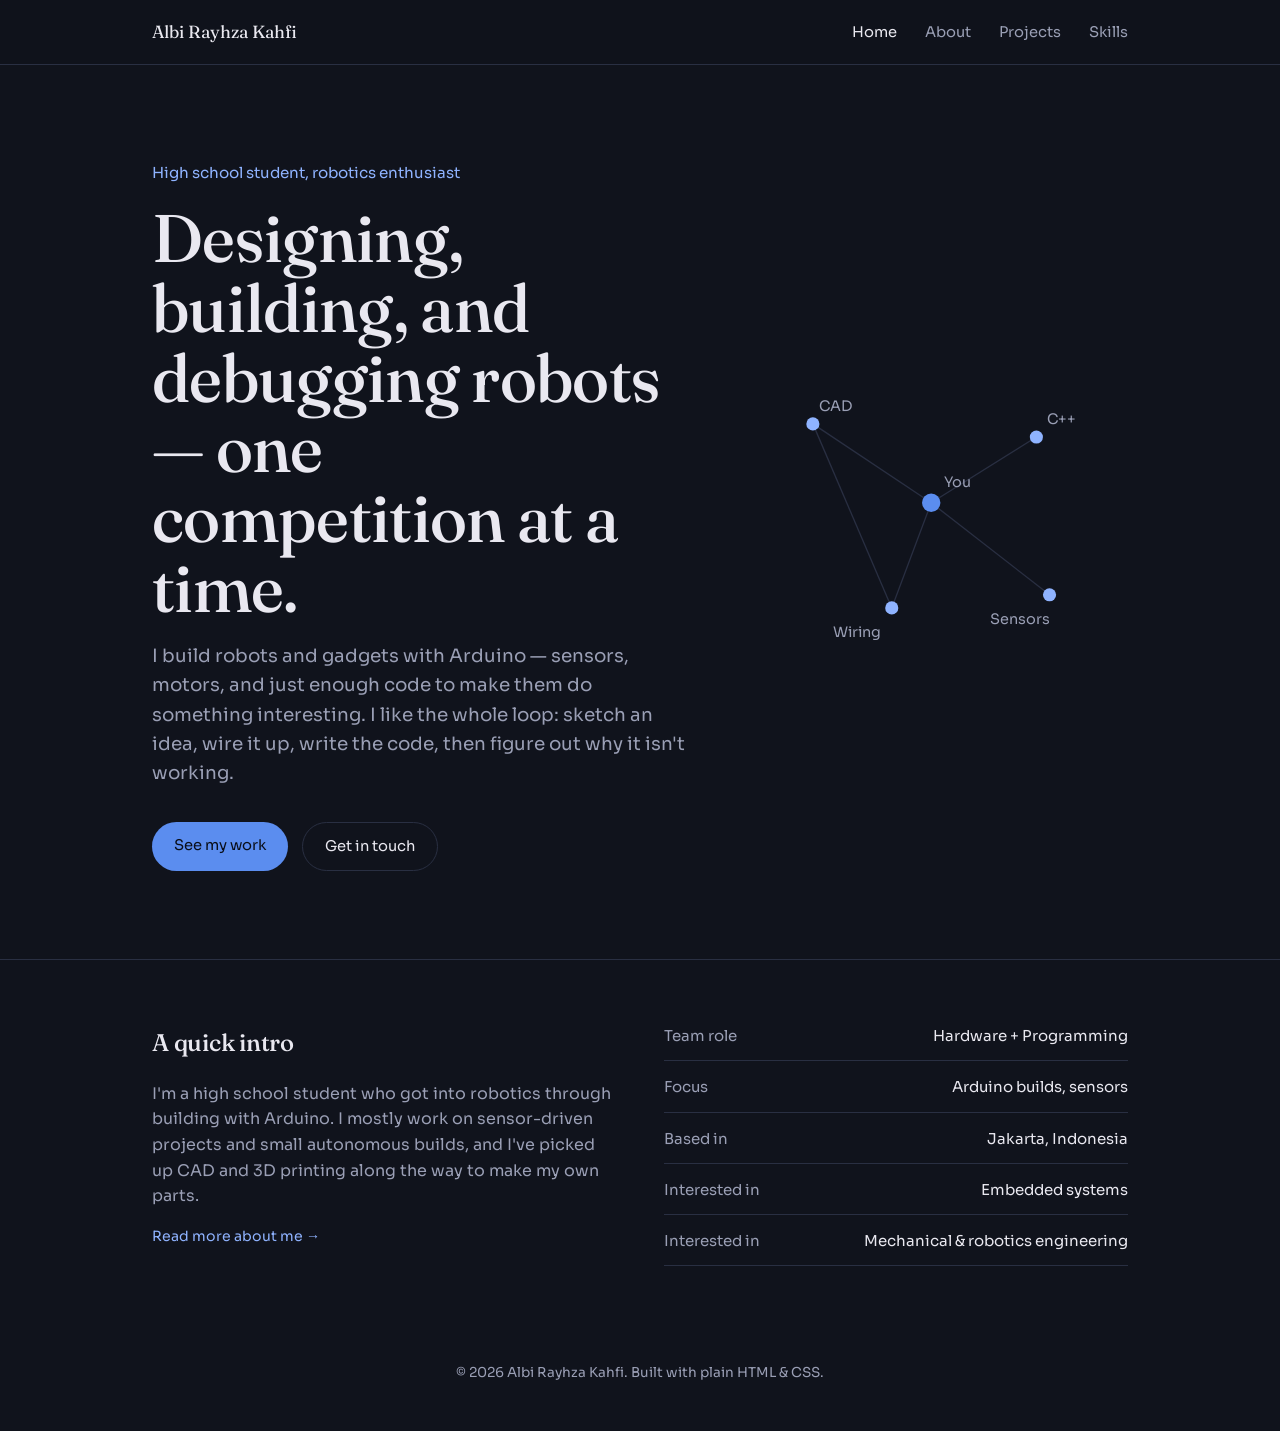
<file: index.html>
<!DOCTYPE html>
<html lang="en">
<head>
<meta charset="UTF-8">
<meta name="viewport" content="width=device-width, initial-scale=1.0">
<title>Albi Rayhza Kahfi — Portfolio</title>
<link rel="preconnect" href="https://fonts.googleapis.com">
<link href="https://fonts.googleapis.com/css2?family=Fraunces:opsz,wght@9..144,400;9..144,500;9..144,600&family=Sora:wght@400;500;600&display=swap" rel="stylesheet">
<link rel="stylesheet" href="styles.css">
</head>
<body>

<nav>
  <div class="wrap">
    <a class="nav-mark" href="index.html">Albi Rayhza Kahfi</a>
    <ul class="nav-links">
      <li><a href="index.html" class="active">Home</a></li>
      <li><a href="about.html">About</a></li>
      <li><a href="projects.html">Projects</a></li>
      <li><a href="skills.html">Skills</a></li>
    </ul>
  </div>
</nav>

<div class="wrap">
  <header class="hero" id="top">
    <div>
      <div class="eyebrow">High school student, robotics enthusiast</div>
      <h1 class="name">Designing, building, and debugging robots — one competition at a time.</h1>
      <p class="role">I build robots and gadgets with Arduino — sensors, motors, and just enough code to make them do something interesting. I like the whole loop: sketch an idea, wire it up, write the code, then figure out why it isn't working.</p>
      <div class="hero-actions">
        <a class="btn btn-primary" href="projects.html">See my work</a>
        <a class="btn btn-ghost" href="mailto:albirayahza@gmail.com">Get in touch</a>
      </div>
    </div>
    <div class="hero-graphic">
      <svg viewBox="0 0 300 260" xmlns="http://www.w3.org/2000/svg">
        <line x1="60" y1="60" x2="150" y2="120" stroke="#292f42" stroke-width="1"/>
        <line x1="150" y1="120" x2="230" y2="70" stroke="#292f42" stroke-width="1"/>
        <line x1="150" y1="120" x2="120" y2="200" stroke="#292f42" stroke-width="1"/>
        <line x1="150" y1="120" x2="240" y2="190" stroke="#292f42" stroke-width="1"/>
        <line x1="60" y1="60" x2="120" y2="200" stroke="#292f42" stroke-width="1"/>
        <circle cx="150" cy="120" r="7" fill="#5b8def"/>
        <circle cx="60" cy="60" r="5" fill="#8fb3ff"/>
        <circle cx="230" cy="70" r="5" fill="#8fb3ff"/>
        <circle cx="120" cy="200" r="5" fill="#8fb3ff"/>
        <circle cx="240" cy="190" r="5" fill="#8fb3ff"/>
        <text x="65" y="50" class="node-label">CAD</text>
        <text x="238" y="60" class="node-label">C++</text>
        <text x="75" y="222" class="node-label">Wiring</text>
        <text x="195" y="212" class="node-label">Sensors</text>
        <text x="160" y="108" class="node-label">You</text>
      </svg>
    </div>
  </header>
</div>

<section>
  <div class="wrap about-grid">
    <div>
      <h2 style="margin-bottom:18px;">A quick intro</h2>
      <p>I'm a high school student who got into robotics through building with Arduino. I mostly work on sensor-driven projects and small autonomous builds, and I've picked up CAD and 3D printing along the way to make my own parts.</p>
      <p><a class="proj-link" href="about.html">Read more about me →</a></p>
    </div>
    <ul class="facts">
      <li><span>Team role</span><span>Hardware + Programming</span></li>
      <li><span>Focus</span><span>Arduino builds, sensors</span></li>
      <li><span>Based in</span><span>Jakarta, Indonesia</span></li>
      <li><span>Interested in</span><span>Embedded systems <li><span>Interested in</span><span>Mechanical & robotics engineering</span>
    </ul>
  </div>
</section>

<footer>
  © 2026 Albi Rayhza Kahfi. Built with plain HTML & CSS.
</footer>

</body>
</html>
</file>
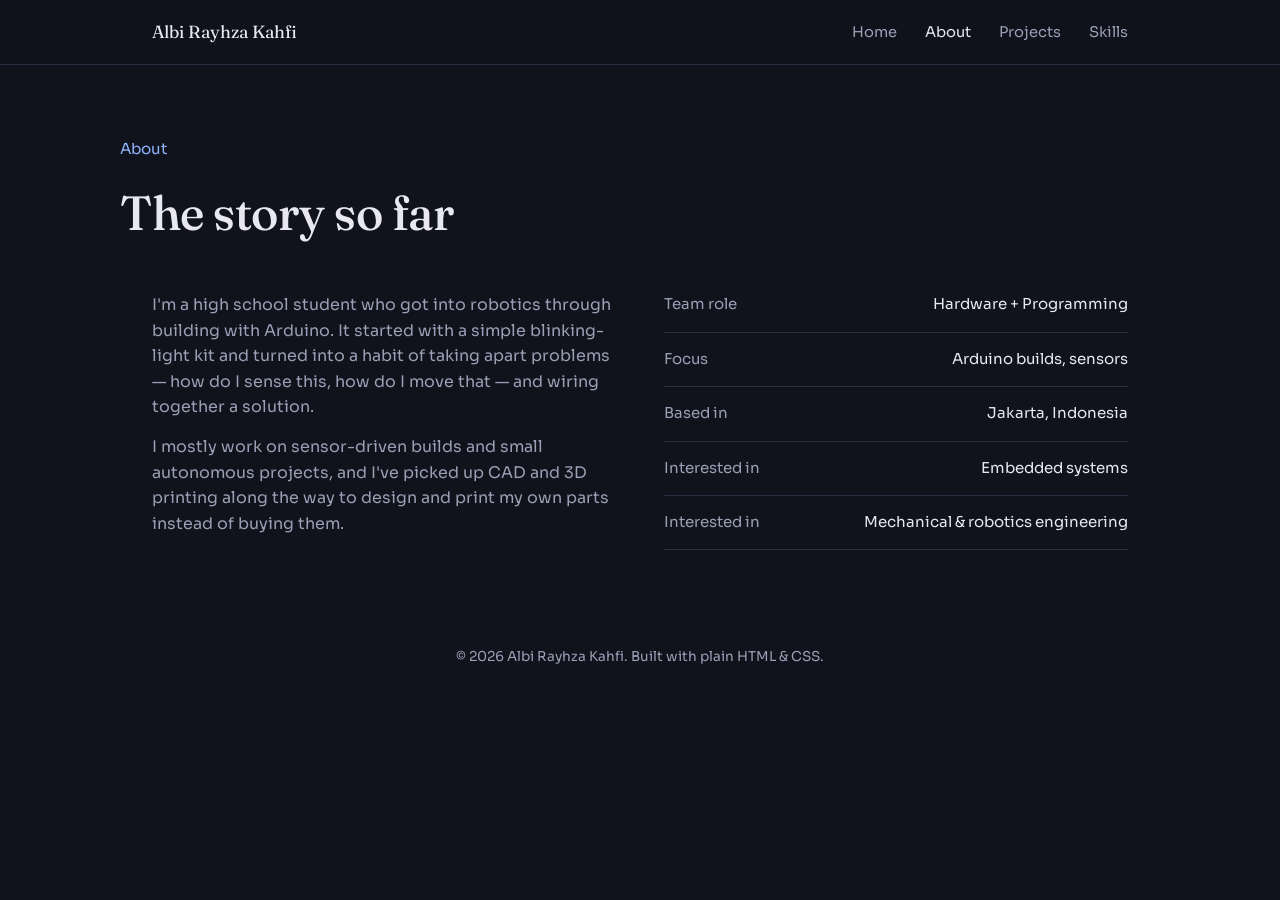
<file: about.html>
<!DOCTYPE html>
<html lang="en">
<head>
<meta charset="UTF-8">
<meta name="viewport" content="width=device-width, initial-scale=1.0">
<title>About — Albi Rayhza Kahfi</title>
<link rel="preconnect" href="https://fonts.googleapis.com">
<link href="https://fonts.googleapis.com/css2?family=Fraunces:opsz,wght@9..144,400;9..144,500;9..144,600&family=Sora:wght@400;500;600&display=swap" rel="stylesheet">
<link rel="stylesheet" href="styles.css">
</head>
<body>

<nav>
  <div class="wrap">
    <a class="nav-mark" href="index.html">Albi Rayhza Kahfi</a>
    <ul class="nav-links">
      <li><a href="index.html">Home</a></li>
      <li><a href="about.html" class="active">About</a></li>
      <li><a href="projects.html">Projects</a></li>
      <li><a href="skills.html">Skills</a></li>
    </ul>
  </div>
</nav>

<div class="wrap page-header">
  <div class="eyebrow">About</div>
  <h1>The story so far</h1>
</div>

<section style="border-top:none; padding-top:0;">
  <div class="wrap about-grid">
    <div>
      <p>I'm a high school student who got into robotics through building with Arduino. It started with a simple blinking-light kit and turned into a habit of taking apart problems — how do I sense this, how do I move that — and wiring together a solution.</p>
      <p>I mostly work on sensor-driven builds and small autonomous projects, and I've picked up CAD and 3D printing along the way to design and print my own parts instead of buying them.</p>
    </div>
    <ul class="facts">
      <li><span>Team role</span><span>Hardware + Programming</span></li>
      <li><span>Focus</span><span>Arduino builds, sensors</span></li>
      <li><span>Based in</span><span>Jakarta, Indonesia</span></li>
      <li><span>Interested in</span><span>Embedded systems <li><span>Interested in</span><span>Mechanical & robotics engineering</span></li>
    </ul>
  </div>
</section>

<footer>
  © 2026 Albi Rayhza Kahfi. Built with plain HTML & CSS.
</footer>

</body>
</html>
</file>
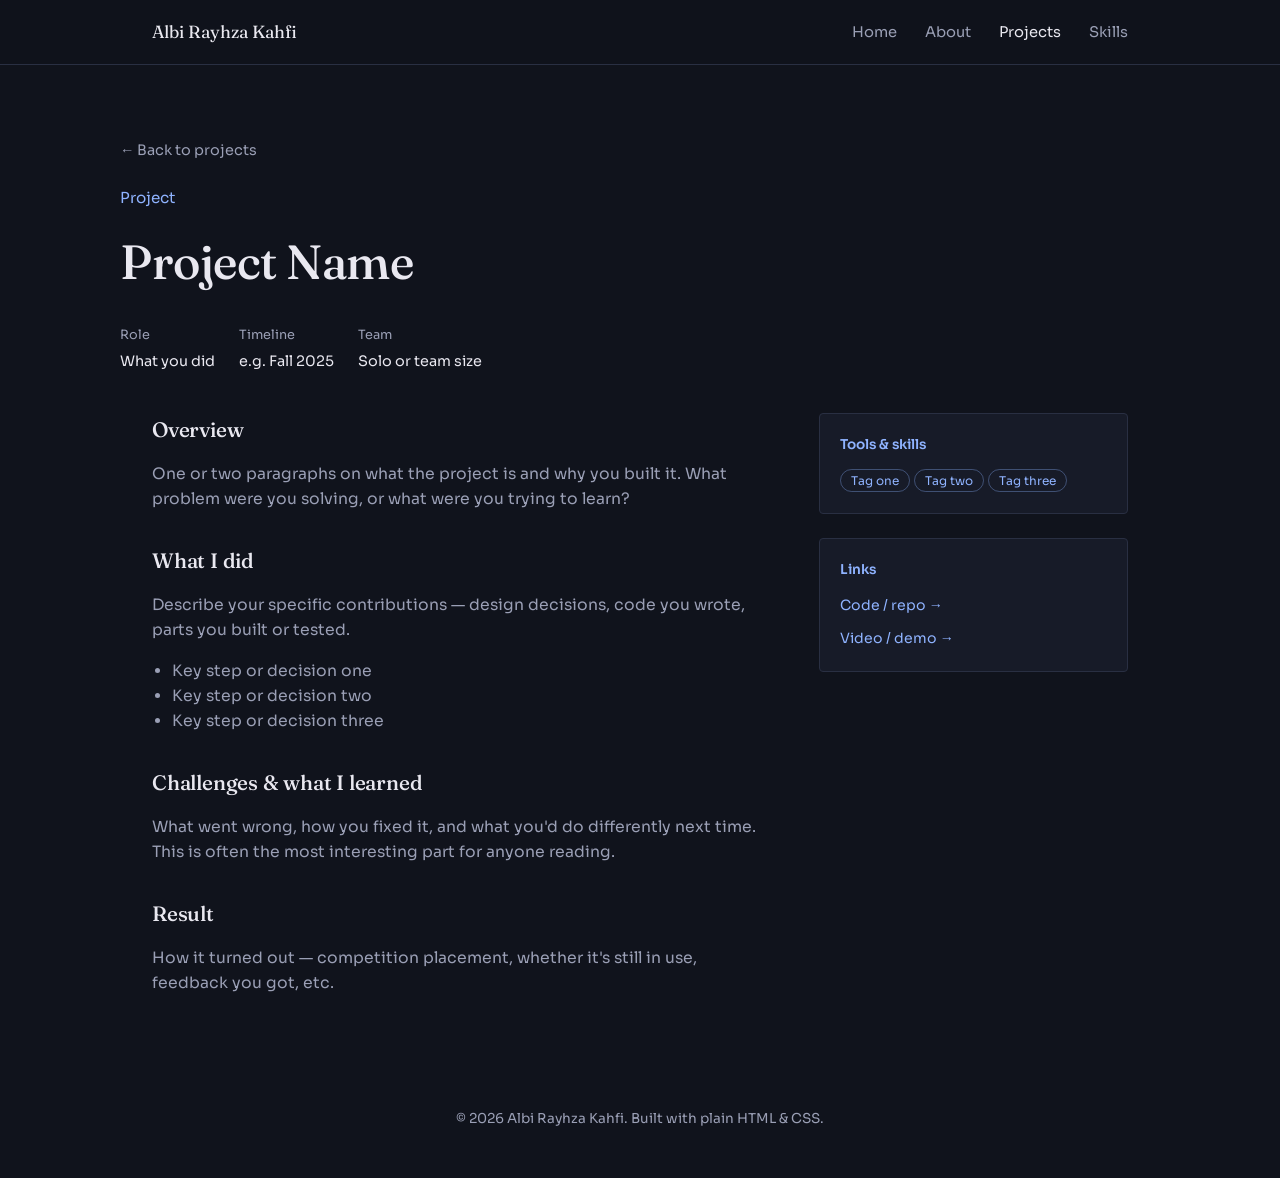
<file: project-template.html>
<!DOCTYPE html>
<html lang="en">
<head>
<meta charset="UTF-8">
<meta name="viewport" content="width=device-width, initial-scale=1.0">
<!-- Replace "Project Name" below with the real project title -->
<title>Project Name — Albi Rayhza Kahfi</title>
<link rel="preconnect" href="https://fonts.googleapis.com">
<link href="https://fonts.googleapis.com/css2?family=Fraunces:opsz,wght@9..144,400;9..144,500;9..144,600&family=Sora:wght@400;500;600&display=swap" rel="stylesheet">
<link rel="stylesheet" href="styles.css">
</head>
<body>

<nav>
  <div class="wrap">
    <a class="nav-mark" href="index.html">Albi Rayhza Kahfi</a>
    <ul class="nav-links">
      <li><a href="index.html">Home</a></li>
      <li><a href="about.html">About</a></li>
      <li><a href="projects.html" class="active">Projects</a></li>
      <li><a href="skills.html">Skills</a></li>
    </ul>
  </div>
</nav>

<div class="wrap project-hero">
  <a class="back-link" href="projects.html">← Back to projects</a>
  <div class="eyebrow">Project</div>
  <h1>Project Name</h1>
  <div class="project-meta">
    <div><span>Role</span>What you did</div>
    <div><span>Timeline</span>e.g. Fall 2025</div>
    <div><span>Team</span>Solo or team size</div>
  </div>
</div>

<section style="border-top:none; padding-top:0;">
  <div class="wrap project-body">
    <div>
      <h2>Overview</h2>
      <p>One or two paragraphs on what the project is and why you built it. What problem were you solving, or what were you trying to learn?</p>

      <h2>What I did</h2>
      <p>Describe your specific contributions — design decisions, code you wrote, parts you built or tested.</p>
      <ul>
        <li>Key step or decision one</li>
        <li>Key step or decision two</li>
        <li>Key step or decision three</li>
      </ul>

      <h2>Challenges & what I learned</h2>
      <p>What went wrong, how you fixed it, and what you'd do differently next time. This is often the most interesting part for anyone reading.</p>

      <h2>Result</h2>
      <p>How it turned out — competition placement, whether it's still in use, feedback you got, etc.</p>
    </div>

    <div class="project-sidebar">
      <div class="sidebar-block">
        <h4>Tools & skills</h4>
        <div class="tags">
          <span class="tag">Tag one</span>
          <span class="tag">Tag two</span>
          <span class="tag">Tag three</span>
        </div>
      </div>
      <div class="sidebar-block">
        <h4>Links</h4>
        <p style="margin:0 0 8px;"><a class="proj-link" href="#">Code / repo →</a></p>
        <p style="margin:0;"><a class="proj-link" href="#">Video / demo →</a></p>
      </div>
    </div>
  </div>
</section>

<footer>
  © 2026 Albi Rayhza Kahfi. Built with plain HTML & CSS.
</footer>

</body>
</html>
</file>
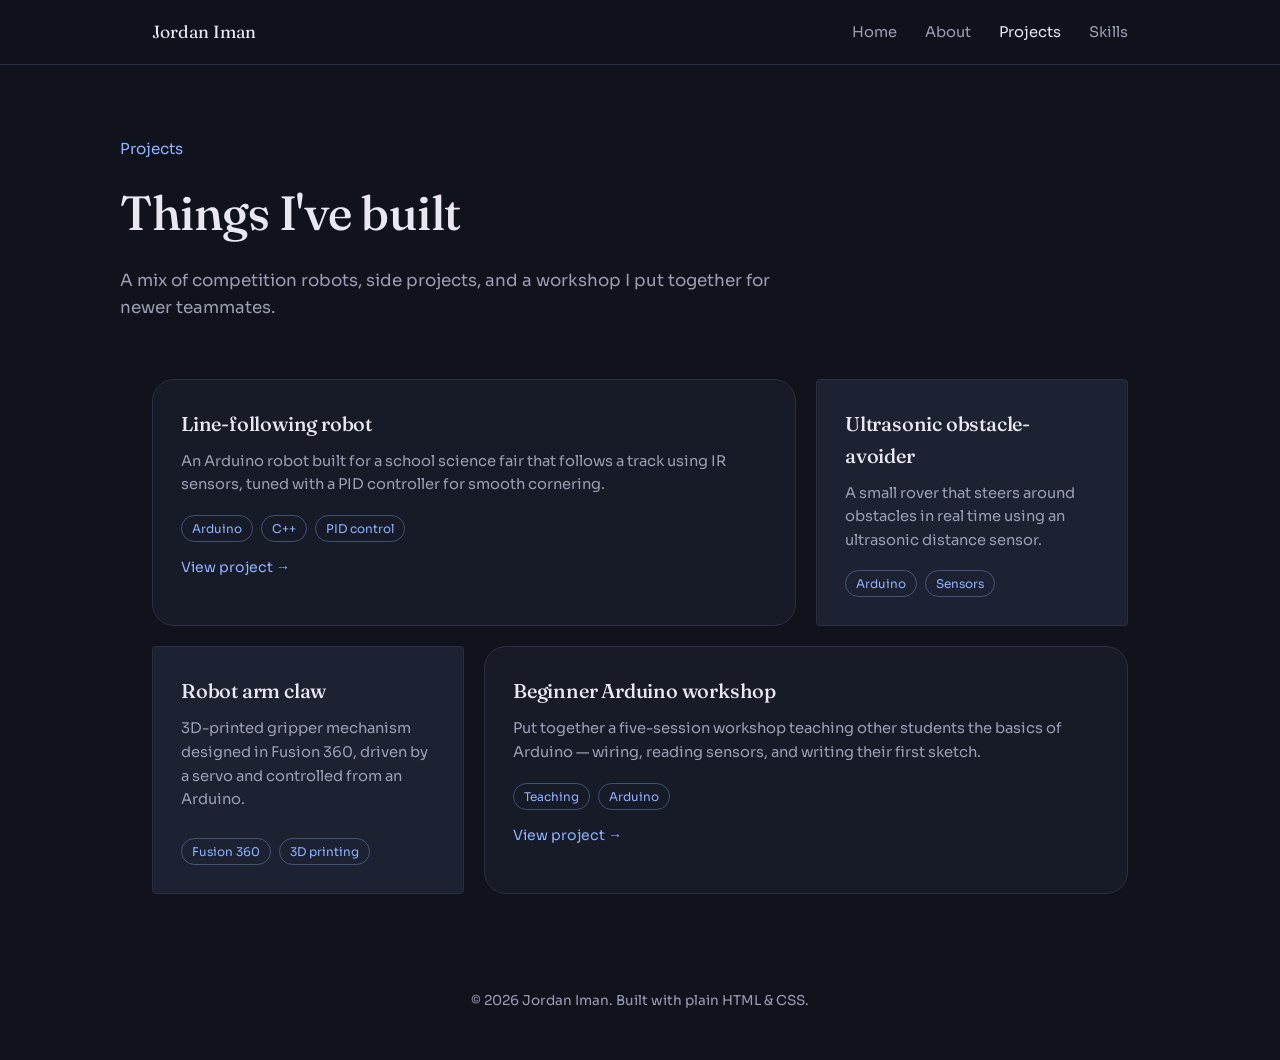
<file: projects.html>
<!DOCTYPE html>
<html lang="en">
<head>
<meta charset="UTF-8">
<meta name="viewport" content="width=device-width, initial-scale=1.0">
<title>Projects — Jordan Iman</title>
<link rel="preconnect" href="https://fonts.googleapis.com">
<link href="https://fonts.googleapis.com/css2?family=Fraunces:opsz,wght@9..144,400;9..144,500;9..144,600&family=Sora:wght@400;500;600&display=swap" rel="stylesheet">
<link rel="stylesheet" href="styles.css">
</head>
<body>

<nav>
  <div class="wrap">
    <a class="nav-mark" href="index.html">Jordan Iman</a>
    <ul class="nav-links">
      <li><a href="index.html">Home</a></li>
      <li><a href="about.html">About</a></li>
      <li><a href="projects.html" class="active">Projects</a></li>
      <li><a href="skills.html">Skills</a></li>
    </ul>
  </div>
</nav>

<div class="wrap page-header">
  <div class="eyebrow">Projects</div>
  <h1>Things I've built</h1>
  <p>A mix of competition robots, side projects, and a workshop I put together for newer teammates.</p>
</div>

<section style="border-top:none; padding-top:0;">
  <div class="wrap">
    <div class="projects">
      <div class="proj large">
        <div>
          <h3>Line-following robot</h3>
          <p>An Arduino robot built for a school science fair that follows a track using IR sensors, tuned with a PID controller for smooth cornering.</p>
        </div>
        <div>
          <div class="tags"><span class="tag">Arduino</span><span class="tag">C++</span><span class="tag">PID control</span></div>
          <p style="margin-top:14px;"><a class="proj-link" href="project-template.html">View project →</a></p>
        </div>
      </div>
      <div class="proj small">
        <div>
          <h3>Ultrasonic obstacle-avoider</h3>
          <p>A small rover that steers around obstacles in real time using an ultrasonic distance sensor.</p>
        </div>
        <div>
          <div class="tags"><span class="tag">Arduino</span><span class="tag">Sensors</span></div>
        </div>
      </div>
      <div class="proj small">
        <div>
          <h3>Robot arm claw</h3>
          <p>3D-printed gripper mechanism designed in Fusion 360, driven by a servo and controlled from an Arduino.</p>
        </div>
        <div>
          <div class="tags"><span class="tag">Fusion 360</span><span class="tag">3D printing</span></div>
        </div>
      </div>
      <div class="proj large">
        <div>
          <h3>Beginner Arduino workshop</h3>
          <p>Put together a five-session workshop teaching other students the basics of Arduino — wiring, reading sensors, and writing their first sketch.</p>
        </div>
        <div>
          <div class="tags"><span class="tag">Teaching</span><span class="tag">Arduino</span></div>
          <p style="margin-top:14px;"><a class="proj-link" href="project-template.html">View project →</a></p>
        </div>
      </div>
    </div>
  </div>
</section>

<footer>
  © 2026 Jordan Iman. Built with plain HTML & CSS.
</footer>

</body>
</html>
</file>
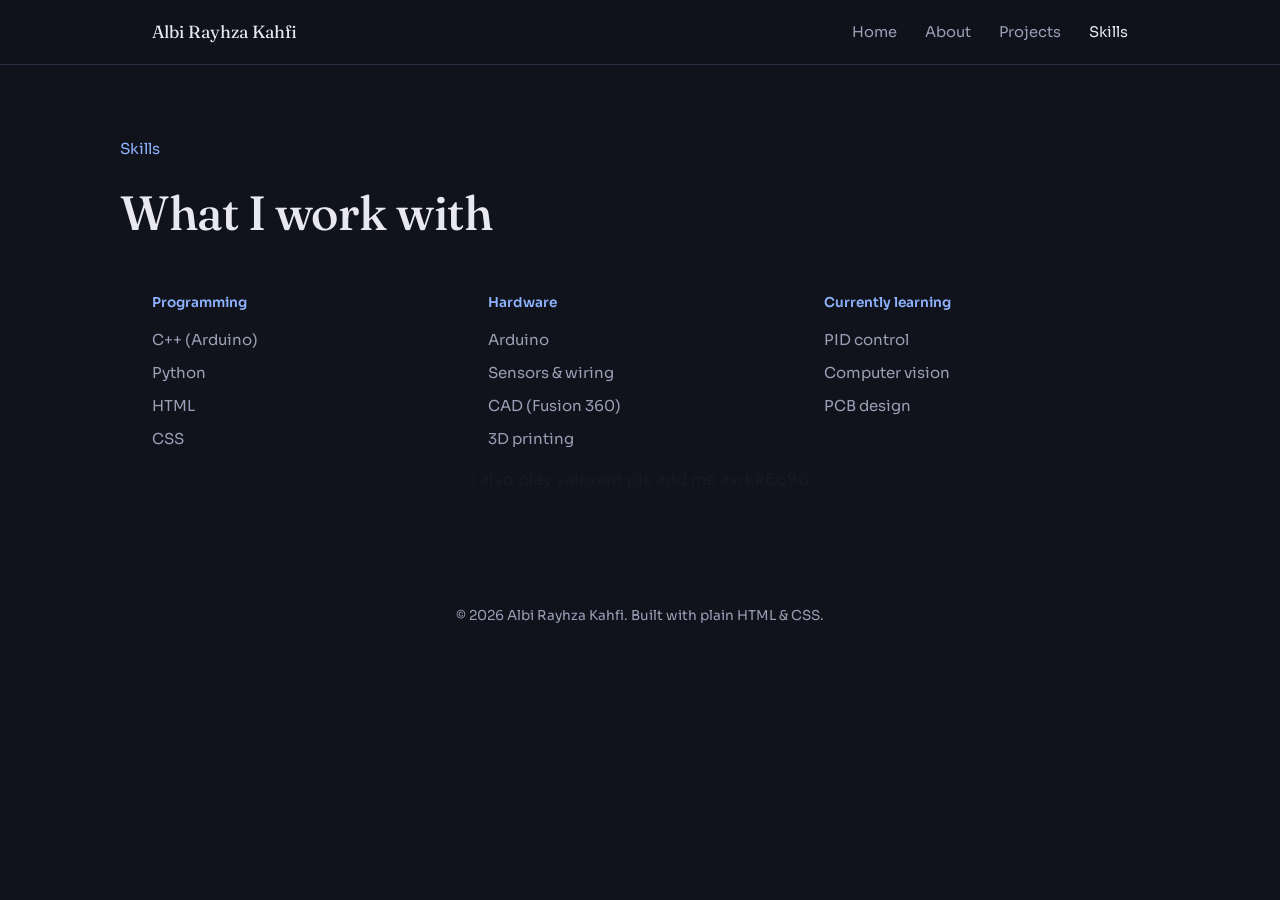
<file: skills.html>
<!DOCTYPE html>
<html lang="en">
<head>
<meta charset="UTF-8">
<meta name="viewport" content="width=device-width, initial-scale=1.0">
<title>Skills — Albi Rayhza Kahfi</title>
<link rel="preconnect" href="https://fonts.googleapis.com">
<link href="https://fonts.googleapis.com/css2?family=Fraunces:opsz,wght@9..144,400;9..144,500;9..144,600&family=Sora:wght@400;500;600&display=swap" rel="stylesheet">
<link rel="stylesheet" href="styles.css">
</head>
<body>

<nav>
  <div class="wrap">
    <a class="nav-mark" href="index.html">Albi Rayhza Kahfi</a>
    <ul class="nav-links">
      <li><a href="index.html">Home</a></li>
      <li><a href="about.html">About</a></li>
      <li><a href="projects.html">Projects</a></li>
      <li><a href="skills.html" class="active">Skills</a></li>
    </ul>
  </div>
</nav>

<div class="wrap page-header">
  <div class="eyebrow">Skills</div>
  <h1>What I work with</h1>
</div>

<section style="border-top:none; padding-top:0;">
  <div class="wrap">
    <div class="skills-cols">
      <div>
        <h4>Programming</h4>
        <ul><li>C++ (Arduino)</li><li>Python</li><li>HTML</li><li>CSS</li></ul>
      </div>
      <div>
        <h4>Hardware</h4>
        <ul><li>Arduino</li><li>Sensors & wiring</li><li>CAD (Fusion 360)</li><li>3D printing</li></ul>
      </div>
      <div>
        <h4>Currently learning</h4>
        <ul><li>PID control</li><li>Computer vision</li><li>PCB design</li></ul>
      </div>
    </div>
  </div>
    <p class="easter">I also play valorant pls add me axrk#6696</p>
</section>

<footer>
  © 2026 Albi Rayhza Kahfi. Built with plain HTML & CSS.
</footer>

</body>
</html>
</file>
<file: styles.css>
:root{
  --bg: #10131c;
  --bg-panel: #171b28;
  --bg-panel-2: #1d2233;
  --line: #292f42;
  --text: #e9e8f0;
  --text-dim: #9a9fb5;
  --blue: #5b8def;
  --blue-soft: #8fb3ff;
  --radius-lg: 22px;
  --radius-sm: 4px;
}
*{box-sizing:border-box;}
html{scroll-behavior:smooth;}
body{
  margin:0;
  background:var(--bg);
  color:var(--text);
  font-family:'Sora', sans-serif;
  line-height:1.6;
}
h1,h2,h3{
  font-family:'Fraunces', serif;
  font-weight:500;
  margin:0;
  letter-spacing:-0.01em;
}
a{color:inherit;}
.wrap{
  max-width:1040px;
  margin:0 auto;
  padding:0 32px;
}
@media (max-width:640px){ .wrap{padding:0 20px;} }

/* NAV */
nav{
  position:sticky; top:0; z-index:10;
  background:rgba(16,19,28,0.85);
  backdrop-filter:blur(10px);
  border-bottom:1px solid var(--line);
}
nav .wrap{
  display:flex; align-items:center; justify-content:space-between;
  height:64px;
}
.nav-mark{ font-family:'Fraunces', serif; font-size:1.1rem; text-decoration:none; }
.nav-links{ display:flex; gap:28px; list-style:none; margin:0; padding:0; }
.nav-links a{
  text-decoration:none; color:var(--text-dim); font-size:0.92rem;
  transition:color .2s ease;
}
.nav-links a:hover, .nav-links a.active{ color:var(--text); }
@media (max-width:560px){ .nav-links{ gap:16px; } .nav-links a{ font-size:0.82rem; } }

/* HERO */
header.hero{
  padding:96px 0 88px;
  display:grid;
  grid-template-columns:1.15fr 0.85fr;
  gap:48px;
  align-items:center;
}
@media (max-width:760px){
  header.hero{ grid-template-columns:1fr; padding:56px 0 48px; }
}
.eyebrow{
  color:var(--blue-soft);
  font-size:0.95rem;
  margin-bottom:18px;
}
h1.name{
  font-size:clamp(2.6rem, 6vw, 4.2rem);
  line-height:1.04;
}
.role{
  margin-top:18px;
  font-size:1.15rem;
  color:var(--text-dim);
  max-width:46ch;
}
.hero-actions{
  margin-top:34px;
  display:flex;
  gap:14px;
  flex-wrap:wrap;
}
.btn{
  display:inline-block;
  padding:12px 22px;
  border-radius:999px;
  text-decoration:none;
  font-size:0.92rem;
  transition:transform .15s ease, background .2s ease;
}
.btn-primary{ background:var(--blue); color:#0a0e18; }
.btn-primary:hover{ transform:translateY(-1px); }
.btn-ghost{ border:1px solid var(--line); color:var(--text); }
.btn-ghost:hover{ border-color:var(--text-dim); }

/* hero graphic */
.hero-graphic{ position:relative; }
.hero-graphic svg{ width:100%; height:auto; display:block; }
.node-label{
  font-family:'Sora', sans-serif;
  font-size:11px;
  fill:var(--text-dim);
}

/* PAGE HEADER (for non-home pages) */
.page-header{ padding:72px 0 40px; }
.page-header .eyebrow{ margin-bottom:14px; }
.page-header h1{ font-size:clamp(2.2rem, 5vw, 3rem); }
.page-header p{ color:var(--text-dim); max-width:56ch; margin-top:16px; font-size:1.05rem; }

/* SECTION HEADERS */
section{ padding:64px 0; border-top:1px solid var(--line); }
.section-head{
  display:flex; align-items:baseline; justify-content:space-between;
  margin-bottom:36px; gap:16px; flex-wrap:wrap;
}
.section-head h2{ font-size:1.7rem; }
.section-head .count{ color:var(--text-dim); font-size:0.9rem; }

/* ABOUT */
.about-grid{
  display:grid; grid-template-columns:1fr 1fr; gap:48px;
}
@media (max-width:700px){ .about-grid{ grid-template-columns:1fr; } }
.about-grid p{ color:var(--text-dim); margin:0 0 14px; max-width:52ch; }
.facts{ list-style:none; margin:0; padding:0; display:grid; gap:14px; }
.facts li{
  display:flex; justify-content:space-between;
  border-bottom:1px solid var(--line);
  padding-bottom:12px;
  font-size:0.94rem;
}
.facts span:first-child{ color:var(--text-dim); }

/* PROJECTS */
.projects{ display:grid; grid-template-columns:repeat(6,1fr); gap:20px; }
.proj{
  border:1px solid var(--line);
  padding:28px;
  background:var(--bg-panel);
  display:flex; flex-direction:column; justify-content:space-between;
  min-height:200px;
}
.proj.large{ grid-column:span 4; border-radius:var(--radius-lg); }
.proj.small{ grid-column:span 2; border-radius:var(--radius-sm); background:var(--bg-panel-2); }
@media (max-width:760px){
  .projects{ grid-template-columns:1fr; }
  .proj.large, .proj.small{ grid-column:span 1; }
}
.proj h3{ font-size:1.25rem; margin-bottom:10px; }
.proj p{ color:var(--text-dim); font-size:0.92rem; margin:0 0 18px; }
.proj .tags{ display:flex; gap:8px; flex-wrap:wrap; }
.tag{
  font-size:0.75rem; color:var(--blue-soft);
  border:1px solid rgba(139,179,255,0.35);
  padding:3px 10px; border-radius:999px;
}
.proj-link{ font-size:0.88rem; text-decoration:none; color:var(--blue-soft); }
.proj-link:hover{ text-decoration:underline; }

/* SKILLS */
.skills-cols{ display:grid; grid-template-columns:repeat(3,1fr); gap:32px; }
@media (max-width:700px){ .skills-cols{ grid-template-columns:1fr 1fr; } }
@media (max-width:460px){ .skills-cols{ grid-template-columns:1fr; } }
.skills-cols h4{
  font-family:'Sora'; font-size:0.85rem; color:var(--blue-soft);
  margin:0 0 14px; font-weight:600;
}
.skills-cols ul{ list-style:none; margin:0; padding:0; display:grid; gap:9px; }
.skills-cols li{ color:var(--text-dim); font-size:0.94rem; }

/* CONTACT */
.contact-panel{
  border:1px solid var(--line);
  border-radius:var(--radius-lg);
  padding:48px;
  background:linear-gradient(160deg, var(--bg-panel), var(--bg-panel-2));
  display:flex; align-items:center; justify-content:space-between; gap:24px;
  flex-wrap:wrap;
}
.contact-panel h2{ font-size:1.8rem; max-width:14ch; }
.contact-links{ display:flex; flex-direction:column; gap:10px; align-items:flex-end; }
@media (max-width:600px){ .contact-links{ align-items:flex-start; } }
.contact-links a{ text-decoration:none; color:var(--text); font-size:0.98rem; border-bottom:1px solid var(--line); padding-bottom:2px; }
.contact-links a:hover{ border-color:var(--blue); }

/* CONTACT FORM (contact page) */
.contact-form{ display:grid; gap:18px; max-width:520px; }
.contact-form label{ font-size:0.88rem; color:var(--text-dim); display:block; margin-bottom:6px; }
.contact-form input, .contact-form textarea{
  width:100%; background:var(--bg-panel); border:1px solid var(--line); color:var(--text);
  border-radius:var(--radius-sm); padding:12px 14px; font-family:'Sora', sans-serif; font-size:0.95rem;
}
.contact-form input:focus, .contact-form textarea:focus{ outline:2px solid var(--blue); outline-offset:1px; }
.contact-form textarea{ min-height:120px; resize:vertical; }

footer{ padding:32px 0 48px; color:var(--text-dim); font-size:0.85rem; text-align:center; }

@media (prefers-reduced-motion: reduce){
  html{ scroll-behavior:auto; }
}

/* PROJECT DETAIL TEMPLATE */
.project-hero{ padding:72px 0 40px; }
.project-hero .eyebrow{ margin-bottom:14px; }
.project-hero h1{ font-size:clamp(2.2rem, 5vw, 3rem); }
.project-meta{ display:flex; gap:24px; flex-wrap:wrap; margin-top:24px; }
.project-meta div{ font-size:0.9rem; }
.project-meta span{ display:block; color:var(--text-dim); font-size:0.8rem; margin-bottom:4px; }
.project-body{ display:grid; grid-template-columns:2fr 1fr; gap:48px; }
@media (max-width:760px){ .project-body{ grid-template-columns:1fr; } }
.project-body h2{ font-size:1.3rem; margin:32px 0 14px; }
.project-body h2:first-child{ margin-top:0; }
.project-body p, .project-body li{ color:var(--text-dim); font-size:0.98rem; }
.project-body ul{ padding-left:20px; }
.project-sidebar{ display:grid; gap:24px; align-content:start; }
.sidebar-block{ border:1px solid var(--line); border-radius:var(--radius-sm); padding:20px; background:var(--bg-panel); }
.sidebar-block h4{ font-family:'Sora'; font-size:0.85rem; color:var(--blue-soft); margin:0 0 12px; font-weight:600; }
.back-link{ display:inline-block; margin-bottom:24px; font-size:0.9rem; color:var(--text-dim); text-decoration:none; }
.back-link:hover{ color:var(--text); }

.easter {
    text-align:center;
    color: #171a24;
}
</file>
